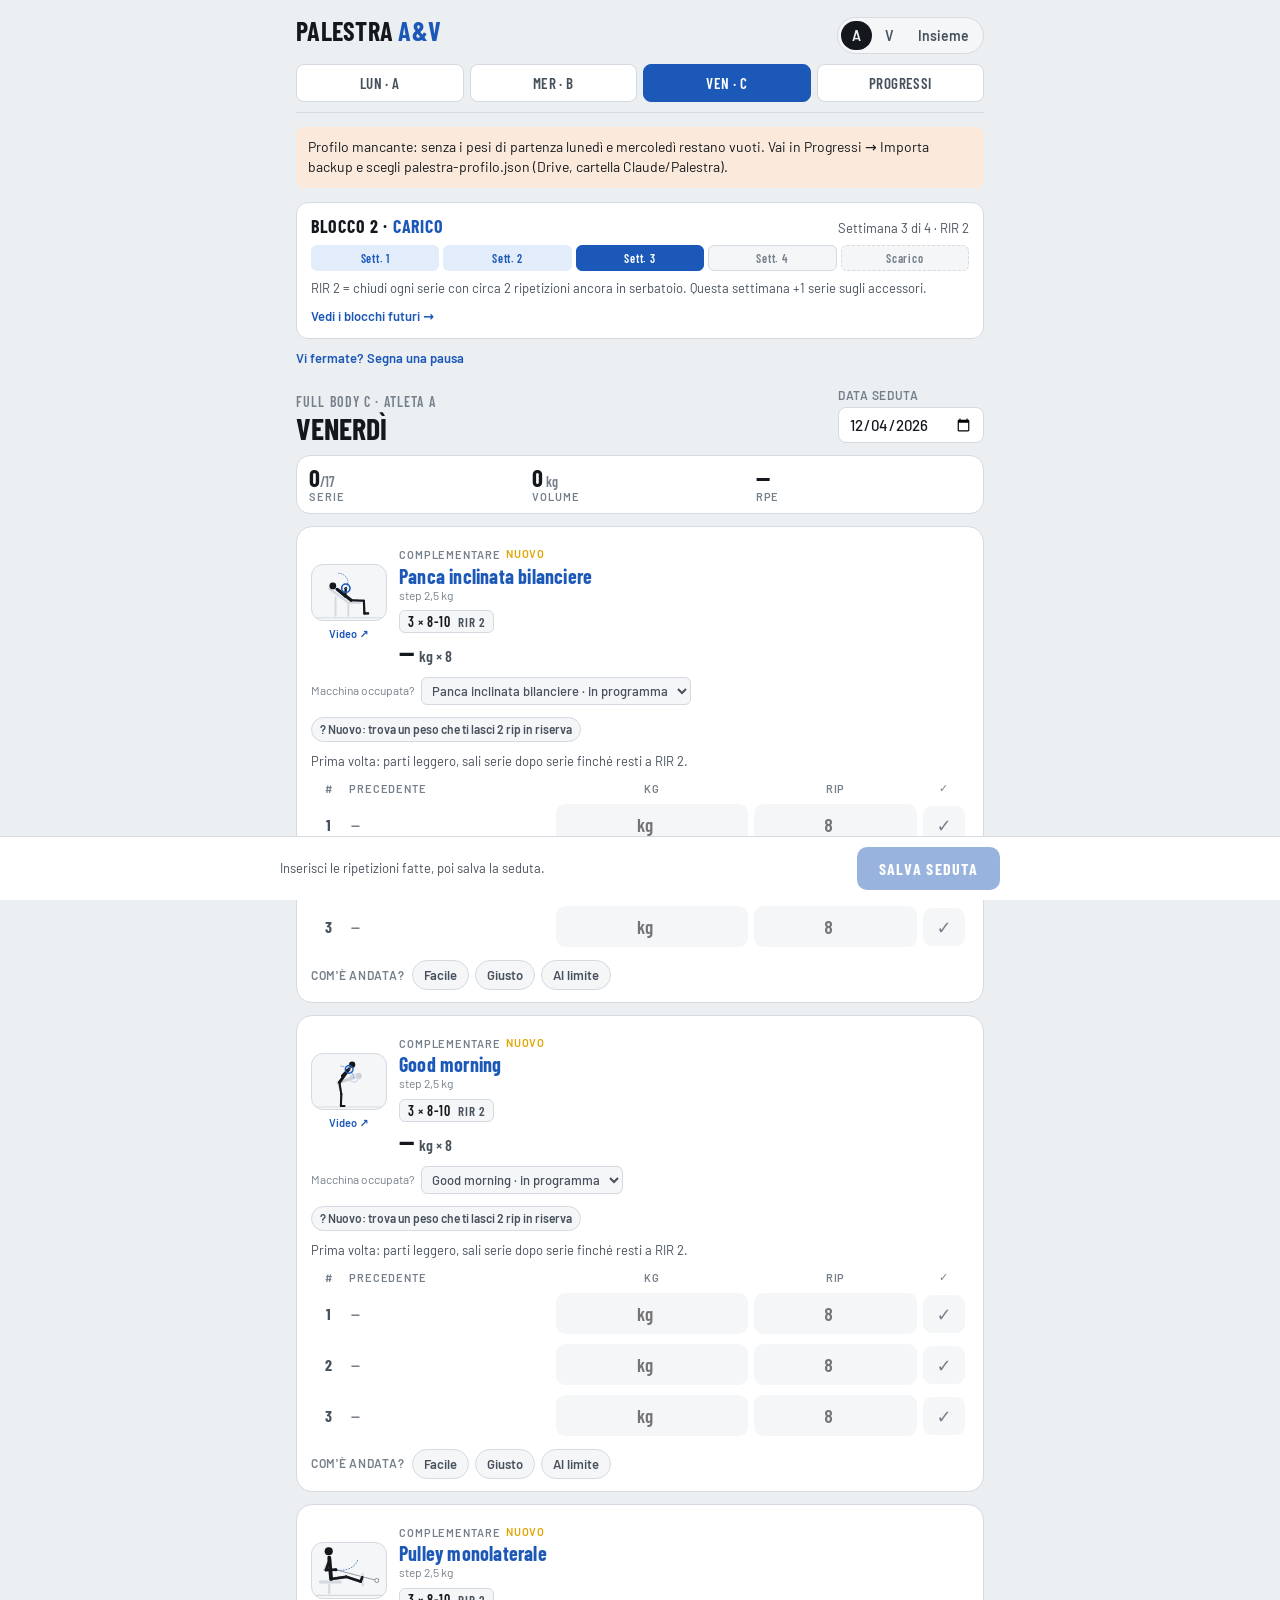
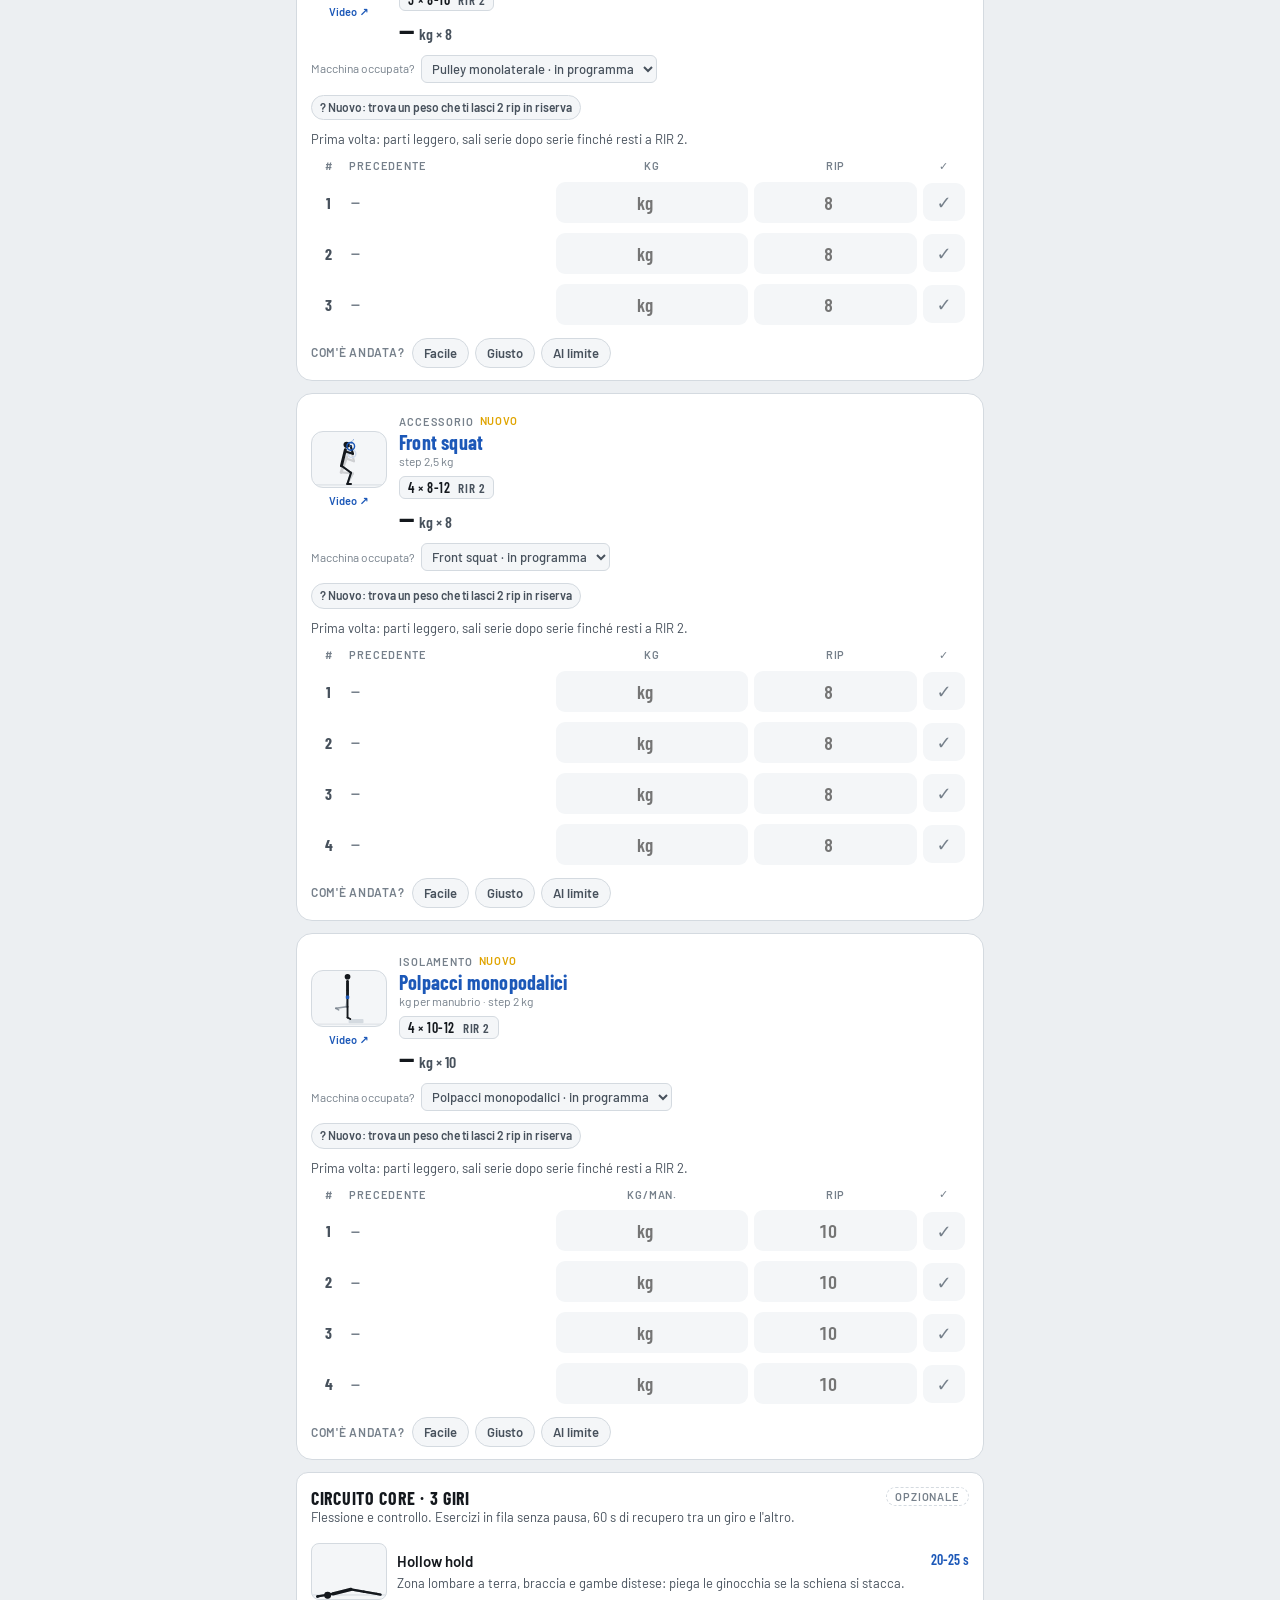
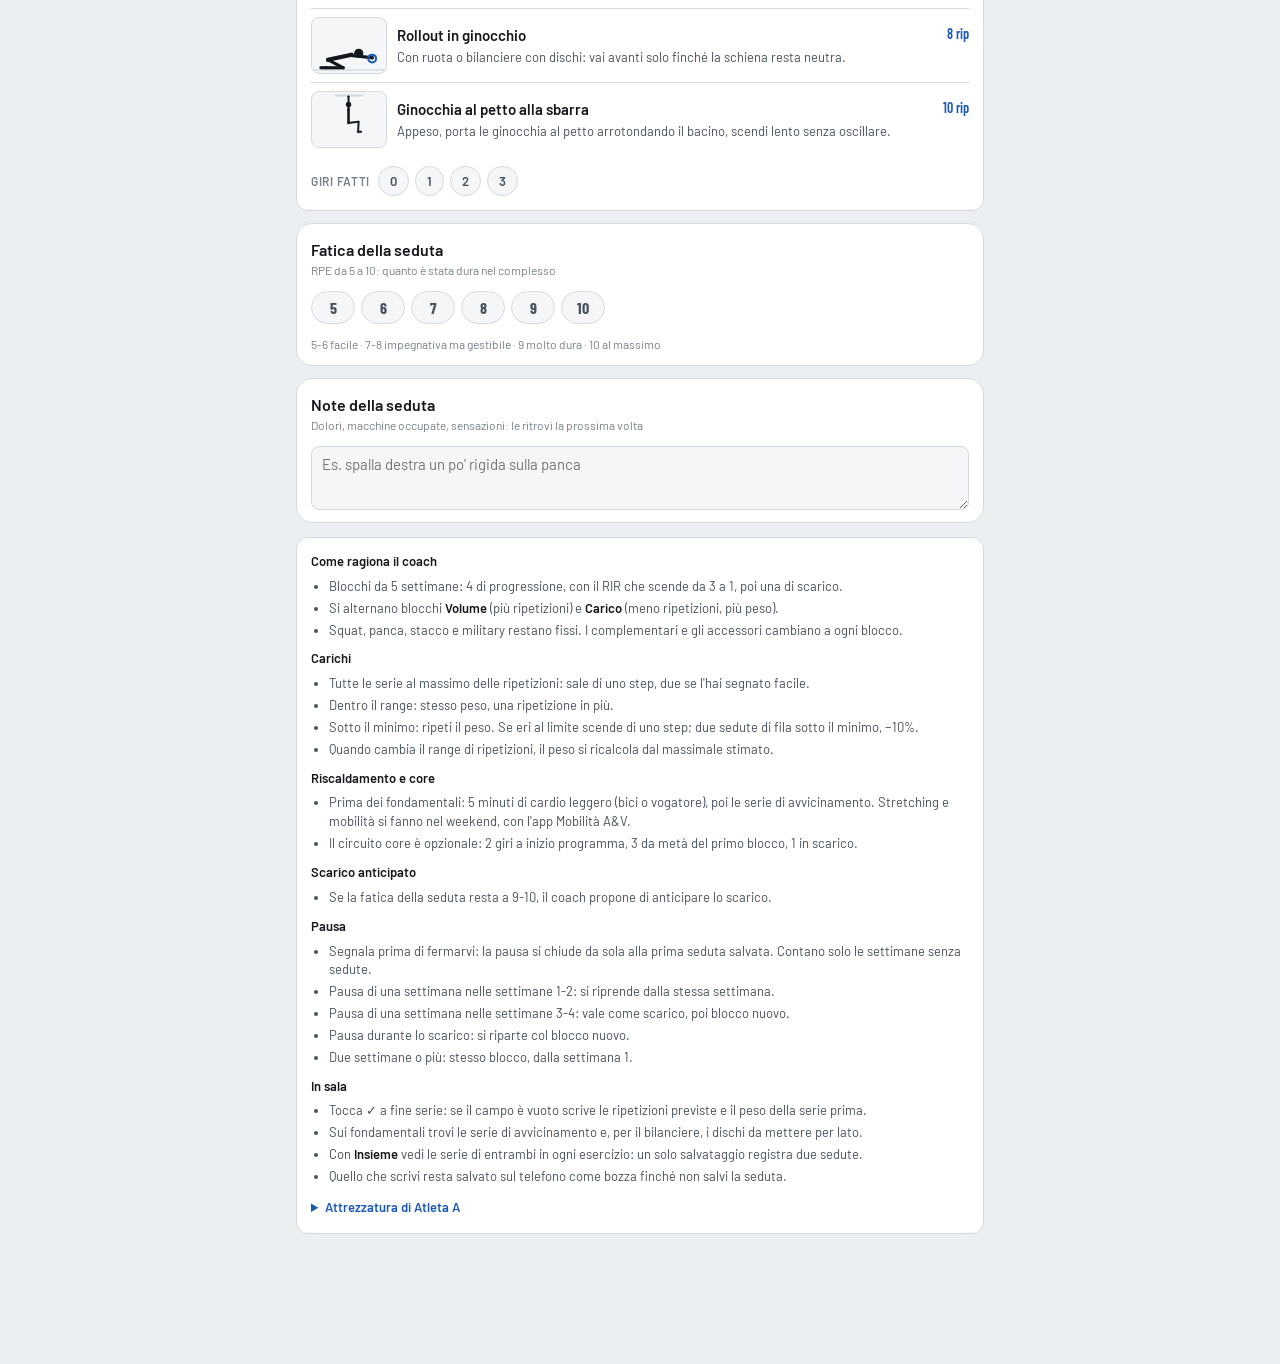
<file: index.html>
<!DOCTYPE html>
<html lang="it">
<head>
<meta charset="UTF-8" />
<meta name="viewport" content="width=device-width, initial-scale=1, viewport-fit=cover" />
<title>Palestra A&amp;V</title>
<meta name="description" content="Scheda, carichi e progressi in coppia, offline sul telefono." />
<meta name="theme-color" media="(prefers-color-scheme: light)" content="#eceff2" />
<meta name="theme-color" media="(prefers-color-scheme: dark)" content="#0f1216" />
<link rel="manifest" href="manifest.webmanifest" />
<link rel="icon" type="image/png" sizes="192x192" href="icons/icon-192.png" />
<link rel="apple-touch-icon" href="icons/icon-192.png" />
<link rel="preload" href="fonts/barlow-condensed-700.woff2" as="font" type="font/woff2" crossorigin />
<link rel="stylesheet" href="style.css" />
</head>
<body>
<div class="wrap">
  <header class="bar">
    <div class="brand">
      <h1>Palestra <span>A&amp;V</span></h1>
      <div class="seg" role="group" aria-label="Atleta">
        <button id="athA" data-ath="a" aria-pressed="true">A</button>
        <button id="athV" data-ath="v" aria-pressed="false">V</button>
        <button id="athAV" data-ath="both" aria-pressed="false" title="Le serie di entrambi in ogni esercizio">Insieme</button>
      </div>
    </div>
    <nav class="tabs" role="tablist">
      <button role="tab" data-view="lun" aria-selected="true">Lun · A</button>
      <button role="tab" data-view="mer" aria-selected="false">Mer · B</button>
      <button role="tab" data-view="ven" aria-selected="false">Ven · C</button>
      <button role="tab" data-view="prog" aria-selected="false">Progressi</button>
    </nav>
  </header>
  <div id="banner" class="banner" hidden></div>
  <main id="main"></main>
</div>
<div class="dock">
  <div class="savebar" id="savebar">
    <div class="in">
      <div class="msg" id="saveMsg">Inserisci le ripetizioni fatte, poi salva la seduta.</div>
      <button class="btn" id="saveBtn" disabled>Salva seduta</button>
    </div>
  </div>
</div>
<div class="update-bar" id="update-bar" hidden>
  <div class="inner"><span>Nuova versione pronta</span><button type="button" id="update-btn">Aggiorna</button></div>
</div>
<script src="store.js"></script>
<script src="app.js"></script>
<script>
if (navigator.storage && navigator.storage.persist) {
  navigator.storage.persisted().then(function (p) { if (!p) navigator.storage.persist(); }).catch(function () {});
}
if ("serviceWorker" in navigator) {
  window.addEventListener("load", function () {
    navigator.serviceWorker.register("sw.js").then(function (reg) {
      var bar = document.getElementById("update-bar");
      var show = function (w) { bar.hidden = false; document.getElementById("update-btn").onclick = function () { w.postMessage("skipWaiting"); }; };
      if (reg.waiting && navigator.serviceWorker.controller) show(reg.waiting);
      reg.addEventListener("updatefound", function () {
        var w = reg.installing; if (!w) return;
        w.addEventListener("statechange", function () { if (w.state === "installed" && navigator.serviceWorker.controller) show(w); });
      });
      document.addEventListener("visibilitychange", function () { if (document.visibilityState === "visible") reg.update().catch(function () {}); });
    }).catch(function () {});
    var reloaded = false;
    navigator.serviceWorker.addEventListener("controllerchange", function () { if (reloaded) return; reloaded = true; location.reload(); });
  });
}
</script>
</body>
</html>
</file>
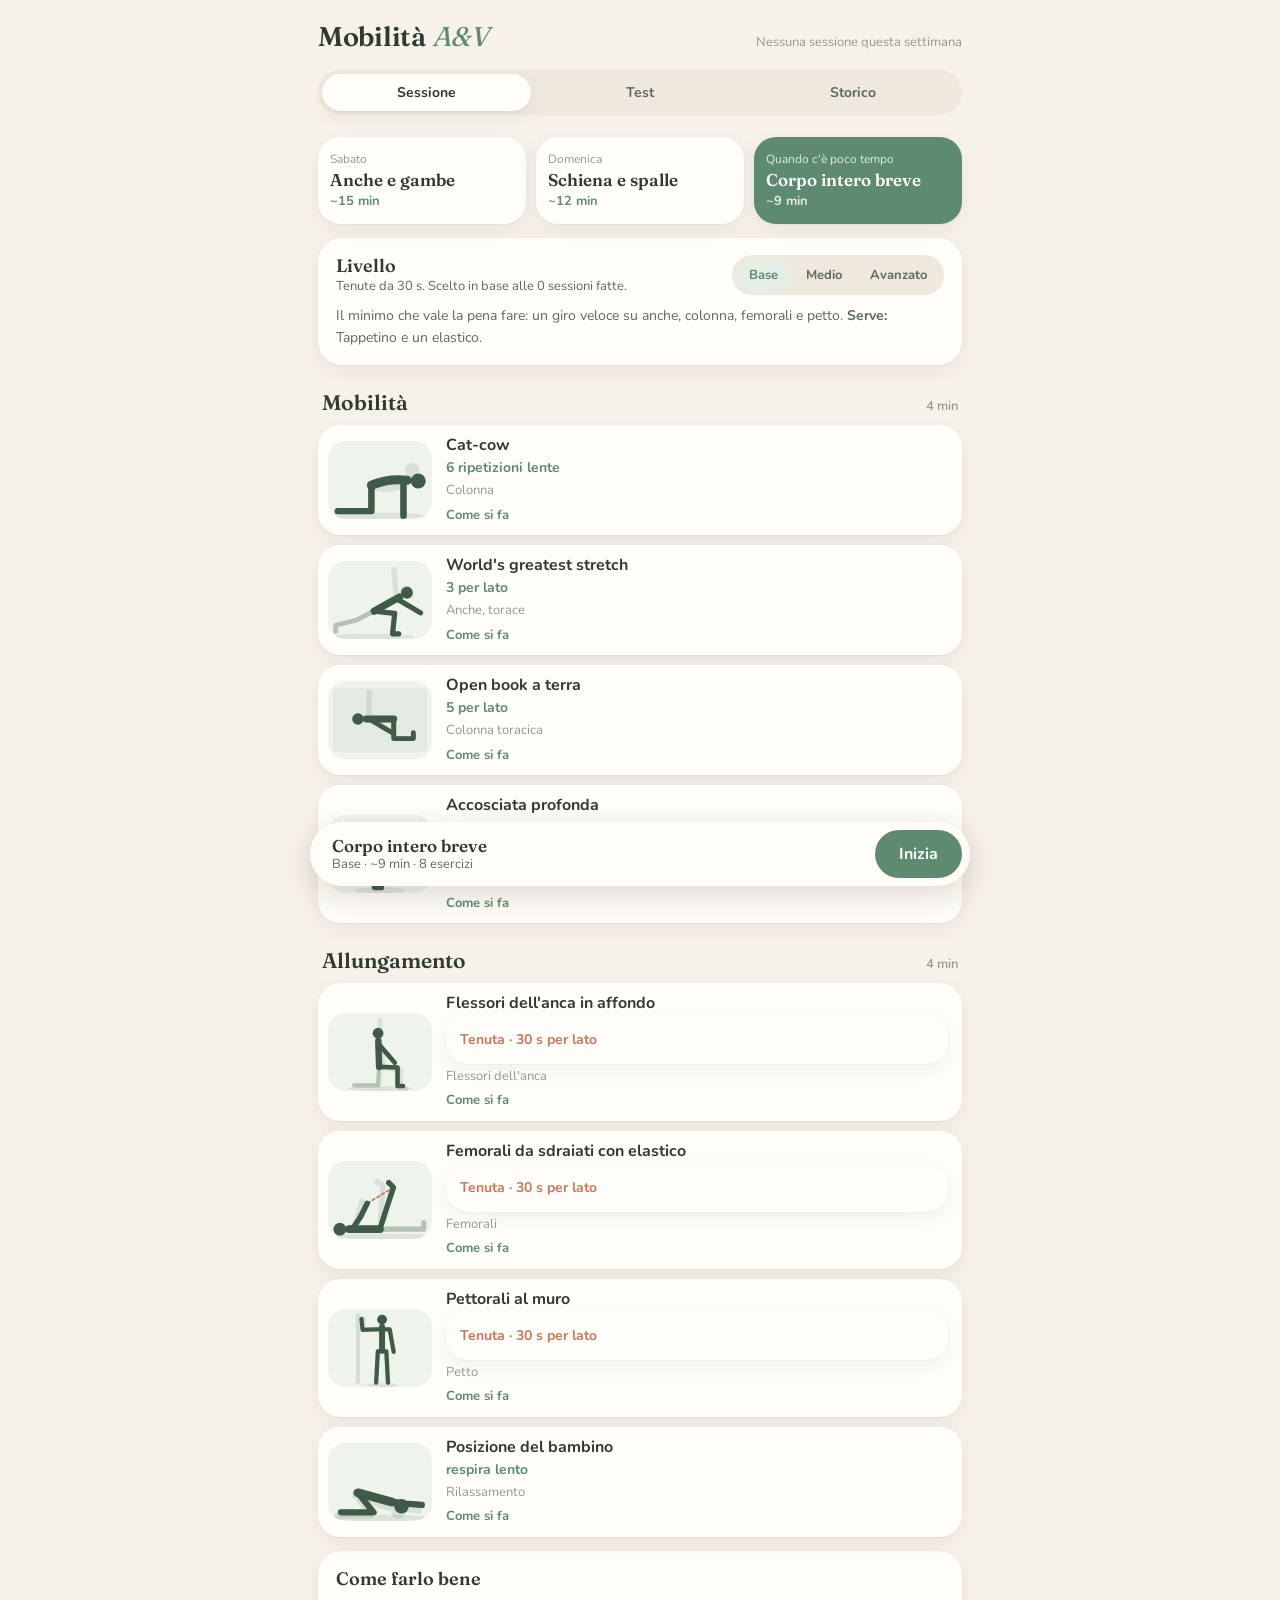
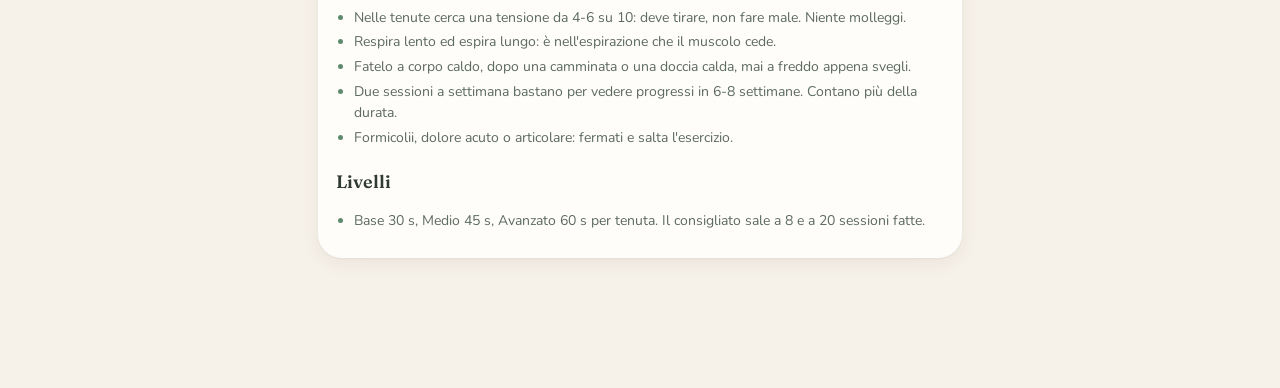
<file: mobilita/index.html>
<!DOCTYPE html>
<html lang="it">
<head>
<meta charset="UTF-8" />
<meta name="viewport" content="width=device-width, initial-scale=1, viewport-fit=cover" />
<title>Mobilità A&amp;V</title>
<meta name="description" content="Stretching, flessibilità e mobilità del weekend, guidati e offline." />
<meta name="theme-color" media="(prefers-color-scheme: light)" content="#f6f1e9" />
<meta name="theme-color" media="(prefers-color-scheme: dark)" content="#1b1e1b" />
<link rel="manifest" href="manifest.webmanifest" />
<link rel="icon" type="image/png" sizes="192x192" href="icons/icon-192.png" />
<link rel="apple-touch-icon" href="icons/icon-192.png" />
<link rel="preload" href="fonts/fraunces-latin-600-normal.woff2" as="font" type="font/woff2" crossorigin />
<link rel="preload" href="fonts/nunito-latin-400-normal.woff2" as="font" type="font/woff2" crossorigin />
<link rel="stylesheet" href="style.css" />
</head>
<body>
<div class="wrap">
  <header class="bar">
    <div class="brand">
      <h1>Mobilità <span>A&amp;V</span></h1>
      <span class="week" id="weekTag"></span>
    </div>
    <nav class="tabs" role="tablist">
      <button role="tab" data-view="sess" aria-selected="true">Sessione</button>
      <button role="tab" data-view="test" aria-selected="false">Test</button>
      <button role="tab" data-view="hist" aria-selected="false">Storico</button>
    </nav>
  </header>
  <div id="banner" class="banner" hidden></div>
  <main id="main"></main>
</div>

<div class="dock" id="dock">
  <div class="in">
    <div class="msg" id="dockMsg"></div>
    <button class="btn" id="startBtn">Inizia</button>
  </div>
</div>

<!-- Sessione guidata a tutto schermo -->
<div class="player" id="player" hidden role="dialog" aria-modal="true" aria-label="Sessione guidata">
  <div class="p-in">
    <div class="p-top"><span id="pStep"></span><span id="pBlock"></span></div>
    <div class="p-prog"><i id="pProg"></i></div>
    <div class="p-head"><span class="p-phase" id="pPhase"></span><span class="p-side" id="pSide"></span></div>
    <div class="p-name" id="pName"></div>
    <div class="p-stage">
      <svg class="p-ring" viewBox="0 0 200 200" aria-hidden="true">
        <circle class="glow" id="pGlow" cx="100" cy="100" r="86"/>
        <circle class="trk" cx="100" cy="100" r="94"/>
        <circle class="arc" id="pArc" cx="100" cy="100" r="94" transform="rotate(-90 100 100)" stroke-dasharray="590.6" stroke-dashoffset="590.6"/>
      </svg>
      <div class="p-fig" id="pFig"></div>
      <div class="p-sec num" id="pSec" aria-live="off"></div>
    </div>
    <div class="p-cue" id="pCue"></div>
    <div class="p-next" id="pNext"></div>
    <div class="p-ctl">
      <button id="pBack" aria-label="Esercizio precedente">‹</button>
      <button class="pri" id="pPause">Pausa</button>
      <button id="pSkip" aria-label="Esercizio successivo">›</button>
    </div>
    <button class="p-close" id="pClose">Chiudi</button>
  </div>
</div>

<!-- Fine sessione -->
<div class="sheet" id="finish" hidden role="dialog" aria-modal="true" aria-labelledby="fTitle">
  <div class="s-in">
    <h2 id="fTitle">Sessione finita</h2>
    <p class="s-sub" id="fSub"></p>
    <div class="s-q">Chi l'ha fatta</div>
    <div class="choice" id="fWho"></div>
    <div class="s-q">Come vi sentite adesso</div>
    <div class="choice" id="fFeel">
      <button data-feel="1">Ancora rigidi</button><button data-feel="2" aria-pressed="true">Normale</button><button data-feel="3">Sciolti</button>
    </div>
    <label class="s-q" for="fNote">Note</label>
    <textarea id="fNote" placeholder="Es. femorale sinistro più rigido del destro"></textarea>
    <div class="s-act"><button class="ghost" id="fCancel">Non salvare</button><button class="btn" id="fSave">Salva sessione</button></div>
  </div>
</div>

<div class="update-bar" id="update-bar" hidden>
  <div class="inner"><span>Nuova versione pronta</span><button type="button" id="update-btn">Aggiorna</button></div>
</div>
<script src="fig.js"></script>
<script src="app.js"></script>
<script>
if (navigator.storage && navigator.storage.persist) {
  navigator.storage.persisted().then(function (p) { if (!p) navigator.storage.persist(); }).catch(function () {});
}
if ("serviceWorker" in navigator) {
  window.addEventListener("load", function () {
    navigator.serviceWorker.register("sw.js").then(function (reg) {
      var bar = document.getElementById("update-bar");
      var show = function (w) { bar.hidden = false; document.getElementById("update-btn").onclick = function () { w.postMessage("skipWaiting"); }; };
      if (reg.waiting && navigator.serviceWorker.controller) show(reg.waiting);
      reg.addEventListener("updatefound", function () {
        var w = reg.installing; if (!w) return;
        w.addEventListener("statechange", function () { if (w.state === "installed" && navigator.serviceWorker.controller) show(w); });
      });
      document.addEventListener("visibilitychange", function () { if (document.visibilityState === "visible") reg.update().catch(function () {}); });
    }).catch(function () {});
    var reloaded = false;
    navigator.serviceWorker.addEventListener("controllerchange", function () { if (reloaded) return; reloaded = true; location.reload(); });
  });
}
</script>
</body>
</html>
</file>
<file: style.css>
/* Palestra Ale & Vero — stile */
@font-face{font-family:"Barlow";src:url("fonts/barlow-400.woff2") format("woff2");font-weight:400;font-display:swap}
@font-face{font-family:"Barlow";src:url("fonts/barlow-500.woff2") format("woff2");font-weight:500;font-display:swap}
@font-face{font-family:"Barlow";src:url("fonts/barlow-600.woff2") format("woff2");font-weight:600 700;font-display:swap}
@font-face{font-family:"Barlow Condensed";src:url("fonts/barlow-condensed-500.woff2") format("woff2");font-weight:500;font-display:swap}
@font-face{font-family:"Barlow Condensed";src:url("fonts/barlow-condensed-600.woff2") format("woff2");font-weight:600;font-display:swap}
@font-face{font-family:"Barlow Condensed";src:url("fonts/barlow-condensed-700.woff2") format("woff2");font-weight:700;font-display:swap}
:root{box-sizing:border-box;padding-top:env(safe-area-inset-top,0px);padding-bottom:env(safe-area-inset-bottom,0px)}
html{scroll-padding-top:env(safe-area-inset-top,0px)}
body{margin:0;padding:0}
img{max-width:100%}
[hidden]{display:none!important}
/* Layout: barra fissa (atleta + giorno), striscia della fase, una colonna di schede esercizio, barra di salvataggio in basso */
:root{
  --bg:#eceff2; --surface:#ffffff; --sunken:#f4f6f8; --ink:#14181d; --ink2:#47515c; --muted:#76808b; --line:#d4dae0;
  --accent:#1c58b8; --accent-soft:#e3ecfa; --accent-ink:#ffffff; --plate:#e0a400; --plate-soft:#fdf3d4;
  --good:#1d7a48; --good-soft:#e1f3e9; --warn:#a85600; --warn-soft:#fbeadb; --bad:#b3261e; --bad-soft:#fbe4e2;
  --f-display:"Barlow Condensed","Arial Narrow",system-ui,sans-serif;
  --f-body:"Barlow",system-ui,-apple-system,"Segoe UI",sans-serif;
}
@media (prefers-color-scheme: dark){:root:not([data-theme="light"]){
  --bg:#0f1216; --surface:#181c22; --sunken:#12161b; --ink:#e7ebef; --ink2:#a9b2bc; --muted:#7b8591; --line:#2a3139;
  --accent:#5a92eb; --accent-soft:#1a2a44; --accent-ink:#0b1220; --plate:#f2c33c; --plate-soft:#3a3115;
  --good:#4cc289; --good-soft:#163527; --warn:#f0a050; --warn-soft:#3b2814; --bad:#f2847c; --bad-soft:#3d1c1a; color-scheme:dark}}
:root[data-theme="dark"]{
  --bg:#0f1216; --surface:#181c22; --sunken:#12161b; --ink:#e7ebef; --ink2:#a9b2bc; --muted:#7b8591; --line:#2a3139;
  --accent:#5a92eb; --accent-soft:#1a2a44; --accent-ink:#0b1220; --plate:#f2c33c; --plate-soft:#3a3115;
  --good:#4cc289; --good-soft:#163527; --warn:#f0a050; --warn-soft:#3b2814; --bad:#f2847c; --bad-soft:#3d1c1a; color-scheme:dark}
*{box-sizing:border-box}
body{background:var(--bg);color:var(--ink);font-family:var(--f-body);font-size:15px;line-height:1.45}
.wrap{max-width:720px;margin:0 auto;padding-left:max(16px,env(safe-area-inset-left,0px));padding-right:max(16px,env(safe-area-inset-right,0px));padding-block:0 130px}
.num{font-family:var(--f-display);font-variant-numeric:tabular-nums}

header.bar{position:sticky;top:env(safe-area-inset-top,0px);z-index:5;background:var(--bg);padding-block:12px 10px;border-bottom:1px solid var(--line);display:grid;gap:10px}
.brand{display:flex;align-items:baseline;justify-content:space-between;gap:12px}
h1{font-family:var(--f-display);font-weight:700;font-size:26px;letter-spacing:.01em;margin:0;text-transform:uppercase}
h1 span{color:var(--accent)}
.seg{display:inline-flex;background:var(--sunken);border:1px solid var(--line);border-radius:999px;padding:3px;gap:2px}
.seg button{border:0;background:transparent;color:var(--ink2);font:600 14px var(--f-body);padding:6px 14px;border-radius:999px;cursor:pointer}
.seg button[aria-pressed="true"]{background:var(--ink);color:var(--bg)}
.tabs{display:flex;gap:6px;overflow-x:auto}
.tabs button{flex:1;min-width:0;white-space:nowrap;border:1px solid var(--line);background:var(--surface);color:var(--ink2);font:600 15px var(--f-display);letter-spacing:.03em;text-transform:uppercase;padding:9px 6px;border-radius:8px;cursor:pointer}
.tabs button[aria-selected="true"]{background:var(--accent);border-color:var(--accent);color:var(--accent-ink)}
button:focus-visible,input:focus-visible,select:focus-visible{outline:2px solid var(--accent);outline-offset:2px}

.banner{margin-top:14px;padding:10px 12px;border-radius:8px;background:var(--warn-soft);color:var(--ink);font-size:14px}
.coach{margin-top:14px;padding:12px;border-radius:10px;background:var(--bad-soft);border:1px solid var(--bad);display:grid;gap:8px;font-size:14px}
.coach b{font-family:var(--f-display);font-size:16px;letter-spacing:.04em;text-transform:uppercase;color:var(--bad)}
.coach button{justify-self:start;border:1px solid var(--bad);background:var(--surface);color:var(--bad);font:700 14px var(--f-display);letter-spacing:.06em;text-transform:uppercase;padding:8px 14px;border-radius:8px;cursor:pointer}

.phase{margin-top:14px;background:var(--surface);border:1px solid var(--line);border-radius:12px;padding:12px 14px;display:grid;gap:8px}
.phase-top{display:flex;flex-wrap:wrap;justify-content:space-between;align-items:baseline;gap:4px 12px}
.phase-top .t{font:700 18px var(--f-display);letter-spacing:.04em;text-transform:uppercase}
.phase-top .t em{font-style:normal;color:var(--accent)}
.phase-top .s{font-size:13px;color:var(--ink2)}
.weeks{display:grid;grid-template-columns:repeat(5,1fr);gap:4px}
.wk{font:600 12px var(--f-display);letter-spacing:.06em;text-align:center;padding:5px 0;border-radius:6px;background:var(--sunken);color:var(--muted);border:1px solid var(--line)}
.wk.done{background:var(--accent-soft);color:var(--accent);border-color:transparent}
.wk.now{background:var(--accent);color:var(--accent-ink);border-color:var(--accent)}
.wk.dl{border-style:dashed}
.phase .hint{font-size:13px;color:var(--ink2)}

.dayhead{display:flex;flex-wrap:wrap;align-items:flex-end;justify-content:space-between;gap:10px;margin-block:18px 12px}
.dayhead h2{font-family:var(--f-display);font-weight:700;font-size:30px;margin:0;line-height:1;text-transform:uppercase}
.dayhead h2 small{display:block;font-size:14px;color:var(--muted);letter-spacing:.08em;font-weight:600;margin-bottom:4px}
.field{display:grid;gap:3px;font-size:12px;color:var(--muted);text-transform:uppercase;letter-spacing:.06em;font-weight:600}
.field input,.field select{font:500 15px var(--f-body);color:var(--ink);background:var(--surface);border:1px solid var(--line);border-radius:8px;padding:7px 10px;max-width:100%}

.list{display:grid;gap:12px}
.ex{background:var(--surface);border:1px solid var(--line);border-radius:12px;padding:14px;display:grid;gap:10px}
.ex-top{display:flex;justify-content:space-between;align-items:flex-start;gap:10px}
.ex-head{display:grid;grid-template-columns:116px minmax(0,1fr);gap:12px;align-items:start}
.fig-tile{display:grid;gap:5px;justify-items:center}
.fig-tile svg.fig{width:116px;height:87px;background:var(--sunken);border:1px solid var(--line);border-radius:10px}
.vid{font-size:12px;font-weight:600;color:var(--accent);text-decoration:none}
.vid:hover{text-decoration:underline}
.ex-info{display:grid;gap:7px;min-width:0;justify-items:start}
.ex-name .nm{display:block;font-weight:600;font-size:17px;line-height:1.2;text-wrap:balance}
.ex .chip{justify-self:start}
svg.fig line{fill:none}
.fg-body{stroke:var(--ink);stroke-width:5;stroke-linecap:round}
.fg-limb{stroke:var(--ink);stroke-width:3.4;stroke-linecap:round}
.fg-far{stroke:var(--muted);stroke-width:3.2;stroke-linecap:round;opacity:.75}
.fg-head{fill:var(--ink)}
.fg-plate{fill:none;stroke:var(--accent);stroke-width:2.4}
.fg-hub,.fg-db{fill:var(--accent)}
.fg-cable{stroke:var(--muted);stroke-width:1}
.fg-pulley{fill:var(--surface);stroke:var(--muted);stroke-width:1.2}
.fg-band{stroke:var(--plate);stroke-width:1.8;stroke-dasharray:3 2}
.fg-furn{fill:var(--line)}
.fg-furn-l{stroke:var(--line);stroke-width:4;fill:none;stroke-linecap:round}
.fg-ground{stroke:var(--line);stroke-width:1.5}
.fg-ghost{opacity:.17}
svg.fig path.fg-body{fill:none}
.fg-hand{fill:var(--ink)}
.fg-hand-far{fill:var(--muted);opacity:.75}
.fg-path{fill:none;stroke:var(--accent);stroke-width:1.3;stroke-dasharray:1.2 2.6;stroke-linecap:round;opacity:.75}
.fg-wall{fill:var(--line)}
.fg-mat{fill:var(--accent-soft);stroke:var(--line);stroke-width:1}
.drills.core-list li{grid-template-columns:76px minmax(0,1fr);align-items:center;gap:10px}
.core-fig svg.fig{display:block;width:76px;height:57px;background:var(--sunken);border:1px solid var(--line);border-radius:8px}
.core-txt{display:grid;grid-template-columns:minmax(0,1fr) auto;gap:2px 10px;min-width:0}
.ex-name{font-weight:600;font-size:16px;min-width:0}
.ex-name .sub{display:block;font-weight:400;font-size:12px;color:var(--muted)}
.role{display:inline-block;font:600 11px var(--f-body);letter-spacing:.08em;text-transform:uppercase;color:var(--muted);margin-bottom:2px}
.role.main{color:var(--accent)}
.new{display:inline-block;margin-left:6px;font:600 11px var(--f-body);letter-spacing:.06em;text-transform:uppercase;color:var(--plate);vertical-align:1px}
.scheme{display:inline-flex;align-items:baseline;gap:8px;font:600 15px var(--f-display);letter-spacing:.04em;padding:3px 9px;border-radius:6px;background:var(--sunken);border:1px solid var(--line)}
.scheme small{font-size:13px;color:var(--ink2)}
.sugg{display:flex;flex-wrap:wrap;align-items:center;gap:6px 10px}
.sugg .load{font:700 30px/1 var(--f-display)}
.sugg .load small{font-size:16px;color:var(--ink2);font-weight:600}
.chip{font-size:12px;font-weight:600;padding:3px 8px;border-radius:999px;display:inline-flex;gap:4px;align-items:center}
.chip.up{background:var(--good-soft);color:var(--good)}
.chip.hold{background:var(--accent-soft);color:var(--accent)}
.chip.down,.chip.deload{background:var(--warn-soft);color:var(--warn)}
.chip.start,.chip.find{background:var(--sunken);color:var(--ink2);border:1px solid var(--line)}
.last{font-size:13px;color:var(--ink2)}
.sets{display:grid;gap:6px}
.setrow{display:grid;grid-template-columns:34px minmax(0,1fr) minmax(0,1fr) 44px;gap:8px;align-items:center}
.setrow .ok{height:40px;border:1px solid var(--line);background:var(--surface);color:var(--muted);border-radius:8px;font:700 18px var(--f-display);cursor:pointer}
.setrow .ok[aria-pressed="true"]{background:var(--good);border-color:var(--good);color:var(--surface)}
.setrow .lbl{font:600 14px var(--f-display);color:var(--muted);letter-spacing:.05em}
.setrow label{position:relative;display:block}
.setrow input{width:100%;font:600 18px var(--f-display);font-variant-numeric:tabular-nums;color:var(--ink);background:var(--sunken);border:1px solid var(--line);border-radius:8px;padding:8px 40px 8px 10px}
.setrow label span{position:absolute;right:10px;top:50%;transform:translateY(-50%);font-size:12px;color:var(--muted);pointer-events:none}
.setrow input.hit{border-color:var(--good);background:var(--good-soft)}
.setrow input.miss{border-color:var(--warn);background:var(--warn-soft)}
.fb{display:flex;flex-wrap:wrap;align-items:center;gap:6px}
.fb .q{font-size:12px;color:var(--muted);font-weight:600;text-transform:uppercase;letter-spacing:.06em;margin-right:2px}
.fb button,.rpe button{border:1px solid var(--line);background:var(--sunken);color:var(--ink2);font:600 13px var(--f-body);padding:6px 11px;border-radius:999px;cursor:pointer}
.fb button[aria-pressed="true"][data-v="facile"]{background:var(--good-soft);border-color:var(--good);color:var(--good)}
.fb button[aria-pressed="true"][data-v="giusto"]{background:var(--accent-soft);border-color:var(--accent);color:var(--accent)}
.fb button[aria-pressed="true"][data-v="limite"]{background:var(--warn-soft);border-color:var(--warn);color:var(--warn)}
.strip{border-left:3px solid var(--plate);background:var(--plate-soft);border-radius:0 8px 8px 0;padding:8px 10px;font-size:13px}
.strip b{font-family:var(--f-display);letter-spacing:.05em;text-transform:uppercase;font-size:14px}
.rpe{display:flex;flex-wrap:wrap;gap:6px}
.rpe button{min-width:44px;font:700 16px var(--f-display)}
.rpe button[aria-pressed="true"]{background:var(--ink);color:var(--bg);border-color:var(--ink)}
.rpe-legend{font-size:12px;color:var(--muted)}

.dock{position:fixed;left:0;right:0;bottom:0;z-index:6;display:grid}
.savebar{background:var(--surface);border-top:1px solid var(--line);padding:10px max(16px,env(safe-area-inset-right,0px)) calc(10px + env(safe-area-inset-bottom,0px)) max(16px,env(safe-area-inset-left,0px))}
.savebar .in{max-width:720px;margin:0 auto;display:flex;align-items:center;gap:12px}
.savebar .msg{flex:1;min-width:0;font-size:13px;color:var(--ink2)}
.btn{border:0;background:var(--accent);color:var(--accent-ink);font:700 16px var(--f-display);letter-spacing:.08em;text-transform:uppercase;padding:12px 22px;border-radius:10px;cursor:pointer}
.btn:disabled{opacity:.45;cursor:not-allowed}

.prog{display:grid;gap:14px;margin-top:18px}
.panel{background:var(--surface);border:1px solid var(--line);border-radius:12px;padding:14px}
.stats{display:grid;grid-template-columns:repeat(3,minmax(0,1fr));gap:8px}
.stat{display:grid;gap:2px;min-width:0}
.stat .k{font-size:11px;text-transform:uppercase;letter-spacing:.08em;color:var(--muted);font-weight:600}
.stat .v{font:700 26px/1.1 var(--f-display);font-variant-numeric:tabular-nums}
.stat .d{font-size:12px;color:var(--ink2)}
.legend{display:flex;gap:14px;font-size:13px;color:var(--ink2);margin-bottom:6px;flex-wrap:wrap}
.legend i{display:inline-block;width:14px;height:3px;border-radius:2px;vertical-align:middle;margin-right:6px}
.chartbox{position:relative}
.chartbox svg{display:block;width:100%;height:auto}
.tip{position:absolute;pointer-events:none;background:var(--ink);color:var(--bg);font-size:12px;padding:6px 8px;border-radius:6px;white-space:nowrap;transform:translate(-50%,-110%)}
.empty{padding:28px 12px;text-align:center;color:var(--muted);font-size:14px}
.tbl{overflow-x:auto}
table{border-collapse:collapse;width:100%;font-size:13px}
th,td{text-align:left;padding:7px 8px;border-bottom:1px solid var(--line);white-space:nowrap}
th{font-size:11px;text-transform:uppercase;letter-spacing:.08em;color:var(--muted);font-weight:600}
td.n{font-family:var(--f-display);font-size:15px;font-variant-numeric:tabular-nums}
.rule{font-size:13px;color:var(--ink2)}
.rule b{color:var(--ink)}
.rule ul{margin:6px 0 10px;padding-left:18px;display:grid;gap:3px}
.more summary{cursor:pointer;font-size:13px;font-weight:600;color:var(--accent);padding-block:2px}
.more[open] summary{margin-bottom:6px}
.block{background:var(--surface);border:1px solid var(--line);border-radius:12px;padding:14px;display:grid;gap:10px}
.block-top{display:flex;justify-content:space-between;align-items:flex-start;gap:10px;flex-wrap:wrap}
.block-top .ttl{font:700 18px var(--f-display);letter-spacing:.04em;text-transform:uppercase}
.block-top .ttl small{display:block;font:400 13px var(--f-body);letter-spacing:0;text-transform:none;color:var(--ink2)}
.ghost{border:1px solid var(--accent);background:transparent;color:var(--accent);font:700 14px var(--f-display);letter-spacing:.06em;text-transform:uppercase;padding:8px 14px;border-radius:8px;cursor:pointer}
.drills{list-style:none;margin:0;padding:0;display:grid;gap:0}
.drills li{display:grid;grid-template-columns:1fr auto;gap:2px 10px;padding:8px 0;border-top:1px solid var(--line)}
.drills li:first-child{border-top:0}
.drills .dn{font-weight:600;min-width:0}
.drills .dd{font:600 14px var(--f-display);color:var(--accent);text-align:right;white-space:nowrap}
.drills .dc{grid-column:1/-1;font-size:13px;color:var(--ink2)}
.donerow{display:flex;flex-wrap:wrap;align-items:center;gap:6px}
.donerow .q{font-size:12px;color:var(--muted);font-weight:600;text-transform:uppercase;letter-spacing:.06em;margin-right:2px}
.donerow button{border:1px solid var(--line);background:var(--sunken);color:var(--ink2);font:600 13px var(--f-body);padding:6px 11px;border-radius:999px;cursor:pointer}
.donerow button[aria-pressed="true"]{background:var(--good-soft);border-color:var(--good);color:var(--good)}
.optional{font:600 11px var(--f-body);letter-spacing:.08em;text-transform:uppercase;color:var(--muted);border:1px dashed var(--line);border-radius:999px;padding:2px 8px}
@media (max-width:420px){.tabs button{font-size:13px;letter-spacing:.02em}}

/* ===== aggiunte: recupero, dischi, avvicinamento, record, settimana, volume ===== */
.meta{display:flex;flex-wrap:wrap;gap:6px}
.pill{font:600 12px var(--f-body);color:var(--ink2);background:var(--sunken);border:1px solid var(--line);border-radius:999px;padding:3px 9px;white-space:nowrap}
.plates{display:flex;flex-wrap:wrap;align-items:center;gap:4px;font-size:12px;color:var(--ink2)}
.plates .pl{font:700 13px var(--f-display);font-variant-numeric:tabular-nums;color:var(--ink);background:var(--plate-soft);border:1px solid color-mix(in srgb,var(--plate) 55%,transparent);border-radius:5px;padding:1px 6px}
.warmsets{display:flex;flex-wrap:wrap;gap:6px;align-items:center;font-size:12px;color:var(--muted)}
.warmsets .ws{font:600 14px var(--f-display);font-variant-numeric:tabular-nums;color:var(--ink2);border:1px dashed var(--line);border-radius:6px;padding:2px 8px}
.pr{font-size:12px;font-weight:700;padding:3px 9px;border-radius:999px;background:var(--plate-soft);color:var(--ink);border:1px solid var(--plate);justify-self:start}
.swap{display:flex;align-items:center;gap:6px;font-size:12px;color:var(--muted)}
.swap select{font:500 13px var(--f-body);color:var(--ink2);background:var(--sunken);border:1px solid var(--line);border-radius:6px;padding:4px 6px;max-width:100%;min-width:0}
.tabs button .dot{display:inline-block;width:7px;height:7px;border-radius:50%;background:var(--good);margin-left:5px;vertical-align:2px}
.tabs button[aria-selected="true"] .dot{background:var(--accent-ink)}
.badge{font:600 12px var(--f-body);color:var(--good);background:var(--good-soft);border-radius:999px;padding:3px 9px}
textarea.note{width:100%;min-height:64px;resize:vertical;font:400 15px var(--f-body);color:var(--ink);background:var(--sunken);border:1px solid var(--line);border-radius:8px;padding:8px 10px}
.gear{display:grid;grid-template-columns:repeat(2,minmax(0,1fr));gap:10px}
.gear .field input{width:100%}
.vol{display:grid;gap:8px}
.vrow{display:grid;grid-template-columns:118px minmax(0,1fr) 54px;gap:8px;align-items:center;font-size:13px}
.vrow .vn{color:var(--ink2);min-width:0;overflow:hidden;text-overflow:ellipsis;white-space:nowrap}
.vrow .vt{position:relative;height:14px}
.vrow .vb{position:absolute;left:0;top:2px;height:10px;border-radius:0 4px 4px 0;background:var(--accent)}
.vrow .vp{position:absolute;top:0;width:2px;height:14px;background:var(--ink2);border-radius:1px}
.vrow .vv{font:600 14px var(--f-display);font-variant-numeric:tabular-nums;text-align:right}
.cal{display:grid;grid-template-columns:repeat(8,minmax(0,1fr));gap:4px}
.cal .cw{display:grid;gap:3px}
.cal .cc{height:14px;border-radius:3px;background:var(--sunken);border:1px solid var(--line)}
.cal .cc.on{background:var(--accent);border-color:var(--accent)}
.cal .cl{font:600 10px var(--f-body);color:var(--muted);text-align:center;letter-spacing:.04em}
.row-actions{display:flex;flex-wrap:wrap;gap:8px;align-items:center}
.small{font-size:12px;color:var(--muted)}
td .rec{font:700 11px var(--f-body);color:var(--warn);margin-left:4px;letter-spacing:.04em}
@media (max-width:420px){.vrow{grid-template-columns:92px minmax(0,1fr) 48px}}
@media (prefers-reduced-motion:reduce){*{transition:none!important}}

html{background:var(--bg)}
label.ghost{display:inline-block}
.row-actions .btn{padding:10px 16px;font-size:15px}
/* avviso nuova versione */
.update-bar{position:fixed;left:0;right:0;bottom:0;z-index:20;display:flex;justify-content:center;padding:12px 16px calc(12px + env(safe-area-inset-bottom,0px));pointer-events:none}
.update-bar .inner{pointer-events:auto;display:flex;align-items:center;gap:12px;background:var(--ink);color:var(--bg);border-radius:10px;padding:10px 10px 10px 14px;font:600 14px var(--f-body);box-shadow:0 8px 24px rgba(0,0,0,.25)}
.update-bar button{border:0;border-radius:8px;background:var(--accent);color:var(--accent-ink);font:700 15px var(--f-display);letter-spacing:.06em;text-transform:uppercase;padding:8px 12px;cursor:pointer}

/* modalità coppia: una corsia per persona dentro ogni esercizio */
.lane{display:grid;gap:10px;min-width:0}
.lane-a,.lane-v{border-top:1px solid var(--line);padding-top:10px;border-left:3px solid var(--accent);padding-left:10px;margin-left:-14px;padding-right:0}
.lane-v{border-left-color:var(--plate)}
.lane-top{display:flex;align-items:baseline;gap:10px;flex-wrap:wrap}
.lane-top .load{font:700 26px/1 var(--f-display)}
.lane-top .load small{font-size:15px;color:var(--ink2);font-weight:600}
.lane-who{display:inline-block;font:700 15px var(--f-display);letter-spacing:.06em;text-transform:uppercase;color:var(--accent);min-width:42px}
.lane-v .lane-who{color:var(--warn)}
.rpe{align-items:center}
.rpe .lane-who{margin-right:4px}
textarea.note + .lane-who{margin-top:10px}
.seg button{padding:6px 11px}
@media (max-width:380px){.seg button{padding:6px 8px;font-size:13px}}

/* ===== stile da tracker (schema Hevy/Strong) ===== */
:root{--done:#e6f4ec;--done-ink:#1d7a48}
@media (prefers-color-scheme: dark){:root:not([data-theme="light"]){--bg:#0b0d10;--surface:#15181c;--sunken:#1d2126;--line:#262b31;--done:#173325;--done-ink:#5fd39a}}
:root[data-theme="dark"]{--bg:#0b0d10;--surface:#15181c;--sunken:#1d2126;--line:#262b31;--done:#173325;--done-ink:#5fd39a}

.ex{border-radius:16px;padding:14px 14px 12px;gap:12px}
.ex-head{grid-template-columns:76px minmax(0,1fr);gap:12px;align-items:center}
.fig-tile svg.fig{width:76px;height:57px;border-radius:12px}
.fig-tile .vid{font-size:11px}
.ex-name .nm{font:700 20px/1.1 var(--f-display);letter-spacing:.01em;color:var(--accent)}
.ex-info{gap:6px}
.ex-info .meta{display:none}
.scheme{font-size:14px;padding:2px 8px}
.sugg .load{font-size:26px}

/* tabella serie */
.sets{gap:4px}
.sethead,.setrow{display:grid;grid-template-columns:28px minmax(0,1.05fr) minmax(0,1fr) minmax(0,.85fr) 42px;gap:6px;align-items:center}
.sethead{font:600 11px var(--f-body);letter-spacing:.08em;text-transform:uppercase;color:var(--muted);padding:0 4px 2px}
.sethead span:nth-child(n+3){text-align:center}
.setrow{padding:3px 4px;border-radius:10px;transition:background .15s ease}
.setrow.done{background:var(--done)}
.setrow .lbl{font:700 16px var(--f-display);color:var(--ink2);text-align:center}
.setrow.done .lbl{color:var(--done-ink)}
.setrow .prev{font:600 15px var(--f-display);font-variant-numeric:tabular-nums;color:var(--muted);background:none;border:0;padding:8px 2px;text-align:left;cursor:pointer;white-space:nowrap;overflow:hidden;text-overflow:ellipsis}
.setrow .prev:active{color:var(--accent)}
.setrow .prev.none{cursor:default}
.setrow input{padding:8px 4px;text-align:center;font-size:19px;border-radius:9px;background:var(--sunken);border-color:transparent}
.setrow.done input{background:transparent}
.setrow input.hit{border-color:transparent;background:transparent;color:var(--done-ink)}
.setrow input.miss{border-color:var(--warn)}
.setrow .ok{height:38px;border-radius:9px;background:var(--sunken);border-color:transparent}
.setrow .ok[aria-pressed="true"]{background:var(--good);color:#fff}

/* riepilogo dal vivo */
.live{display:grid;gap:8px;margin-bottom:12px}
.live:empty{display:none}
.live-card{display:grid;grid-template-columns:repeat(3,minmax(0,1fr));gap:8px;background:var(--surface);border:1px solid var(--line);border-radius:14px;padding:10px 12px;align-items:end}
.live-card.lane-a,.live-card.lane-v{grid-template-columns:44px repeat(3,minmax(0,1fr));margin-left:0;padding-left:12px;border-top:1px solid var(--line)}
.live-k{display:grid;gap:0;min-width:0}
.live-k .v{font:700 24px/1 var(--f-display)}
.live-k .v small{font-size:14px;color:var(--muted);font-weight:600}
.live-k .k{font:600 11px var(--f-body);letter-spacing:.08em;text-transform:uppercase;color:var(--muted)}
.lane-a,.lane-v{border-radius:0}
@media (max-width:380px){.sethead,.setrow{grid-template-columns:24px minmax(0,1fr) minmax(0,1fr) minmax(0,.8fr) 38px;gap:4px}.setrow input{font-size:17px}}
.sethead span:first-child{text-align:center}
.live-card.lane-a,.live-card.lane-v{padding-top:10px;border-radius:0 14px 14px 0}

/* ===== pausa e piano dei blocchi ===== */
.linkbtn{justify-self:start;border:0;background:none;padding:2px 0;color:var(--accent);font:600 13px var(--f-body);cursor:pointer;text-align:left}
.pauserow{margin-top:8px}
.pausebox{margin-top:14px;padding:12px;border-radius:10px;background:var(--warn-soft);border:1px solid var(--warn);display:grid;gap:8px;font-size:14px}
.pausebox > b{font-family:var(--f-display);font-size:16px;letter-spacing:.04em;text-transform:uppercase;color:var(--warn)}
.pausebox .ghost{justify-self:start;border-color:var(--warn);color:var(--warn)}
.pausebox.ask{background:var(--surface);border-color:var(--line)}
.pausebox.ask > b{color:var(--ink)}
.pausebox.ask .ghost{border-color:var(--accent);color:var(--accent)}
.pausebtns{display:flex;flex-wrap:wrap;gap:8px;align-items:center}
.block.plan .ttl em{font-style:normal;color:var(--accent)}
.block.plan.cur{border-color:var(--accent)}
.planweeks{display:grid;grid-template-columns:repeat(auto-fit,minmax(58px,1fr));gap:4px}
.pw{display:grid;gap:1px;border:1px solid var(--line);background:var(--sunken);color:var(--ink2);border-radius:6px;padding:5px 2px;cursor:pointer;font:600 12px var(--f-display);letter-spacing:.04em}
.pw small{font:400 11px var(--f-body);color:var(--muted)}
.pw.dl{border-style:dashed}
.pw.pz{background:var(--warn-soft);color:var(--warn)}
.pw.past{opacity:.6}
.pw.today{box-shadow:inset 0 -3px 0 var(--accent)}
.pw[aria-pressed="true"]{background:var(--accent);border-color:var(--accent);color:var(--accent-ink);opacity:1}
.pw[aria-pressed="true"] small{color:var(--accent-ink)}
.changes{font-size:13px;color:var(--ink2)}
.changes ul{margin:4px 0 0;padding-left:18px;display:grid;gap:2px}
.planday-list{display:grid;gap:10px}
.planday .pdh{font:700 14px var(--f-display);letter-spacing:.05em;text-transform:uppercase;margin-bottom:2px}
.planday td:first-child{white-space:normal}
.planday td.n{text-align:right}
</file>
<file: mobilita/style.css>
/* Mobilità A&V — stile morbido: sabbia e salvia, caratteri arrotondati, niente spigoli */
@font-face{font-family:"Fraunces";src:url("fonts/fraunces-latin-400-normal.woff2") format("woff2");font-weight:400;font-display:swap}
@font-face{font-family:"Fraunces";src:url("fonts/fraunces-latin-600-normal.woff2") format("woff2");font-weight:600;font-display:swap}
@font-face{font-family:"Nunito";src:url("fonts/nunito-latin-400-normal.woff2") format("woff2");font-weight:400;font-display:swap}
@font-face{font-family:"Nunito";src:url("fonts/nunito-latin-600-normal.woff2") format("woff2");font-weight:600;font-display:swap}
@font-face{font-family:"Nunito";src:url("fonts/nunito-latin-700-normal.woff2") format("woff2");font-weight:700 800;font-display:swap}
:root{
  --bg:#f6f1e9; --surface:#fffdf9; --sunken:#efe8dc; --ink:#2f3a33; --ink2:#5c6a61; --muted:#8f9a91; --line:#e6dccd;
  --accent:#5e8b6f; --accent-soft:#e4eee5; --accent-ink:#ffffff; --hold:#c47a5a; --hold-soft:#f6e3d9;
  --fig:#3f5a49; --fig-far:#b3c4b7; --fig-bg:#eef3ec;
  --good:#4f8a63; --bad:#b8604a; --warn-soft:#f6e6cf;
  --shadow:0 1px 2px rgba(70,55,30,.05),0 6px 20px rgba(70,55,30,.06);
  --f-display:"Fraunces",Georgia,serif;
  --f-body:"Nunito",system-ui,-apple-system,"Segoe UI",sans-serif;
}
@media (prefers-color-scheme: dark){:root:not([data-theme="light"]){
  --bg:#1b1e1b; --surface:#242925; --sunken:#1f231f; --ink:#ece6da; --ink2:#bab8ac; --muted:#8a8d83; --line:#333a34;
  --accent:#8fbf9c; --accent-soft:#2b3a2f; --accent-ink:#14201a; --hold:#e3a07f; --hold-soft:#3d2c23;
  --fig:#d3e3d6; --fig-far:#5d7565; --fig-bg:#2a322c;
  --good:#8fbf9c; --bad:#e39a85; --warn-soft:#3a2f1f; --shadow:0 1px 2px rgba(0,0,0,.25),0 6px 20px rgba(0,0,0,.2); color-scheme:dark}}
:root[data-theme="dark"]{
  --bg:#1b1e1b; --surface:#242925; --sunken:#1f231f; --ink:#ece6da; --ink2:#bab8ac; --muted:#8a8d83; --line:#333a34;
  --accent:#8fbf9c; --accent-soft:#2b3a2f; --accent-ink:#14201a; --hold:#e3a07f; --hold-soft:#3d2c23;
  --fig:#d3e3d6; --fig-far:#5d7565; --fig-bg:#2a322c;
  --good:#8fbf9c; --bad:#e39a85; --warn-soft:#3a2f1f; --shadow:0 1px 2px rgba(0,0,0,.25),0 6px 20px rgba(0,0,0,.2); color-scheme:dark}
*{box-sizing:border-box}
[hidden]{display:none!important}
html{scroll-padding-top:env(safe-area-inset-top,0px)}
body{margin:0;background:var(--bg);color:var(--ink);font-family:var(--f-body);font-size:16px;line-height:1.55;padding-top:env(safe-area-inset-top,0px)}
.wrap{max-width:680px;margin:0 auto;padding:0 max(18px,env(safe-area-inset-right,0px)) 130px max(18px,env(safe-area-inset-left,0px))}
.num{font-variant-numeric:tabular-nums}
button{font-family:inherit}
button:focus-visible,input:focus-visible,textarea:focus-visible{outline:2px solid var(--accent);outline-offset:3px}
a{color:var(--accent);font-weight:700}

header.bar{position:sticky;top:env(safe-area-inset-top,0px);z-index:5;background:color-mix(in srgb,var(--bg) 92%,transparent);backdrop-filter:blur(8px);padding-block:16px 12px;display:grid;gap:12px}
.brand{display:flex;flex-wrap:wrap;align-items:baseline;justify-content:space-between;gap:2px 12px}
h1{font-family:var(--f-display);font-weight:600;font-size:27px;letter-spacing:-.01em;margin:0;white-space:nowrap}
h1 span{color:var(--accent);font-weight:400;font-style:italic}
.week{font-size:13px;color:var(--muted)}
.tabs{display:flex;gap:4px;background:var(--sunken);border-radius:999px;padding:4px}
.tabs button{flex:1;min-width:0;border:0;background:transparent;color:var(--ink2);font:700 14px var(--f-body);padding:9px 6px;border-radius:999px;cursor:pointer;transition:background .25s,color .25s}
.tabs button[aria-selected="true"]{background:var(--surface);color:var(--ink);box-shadow:var(--shadow)}
.banner{margin-top:10px;padding:12px 16px;border-radius:18px;background:var(--warn-soft);font-size:14px}

/* scelta routine e livello */
.picker{margin-top:10px;display:grid;grid-template-columns:repeat(3,1fr);gap:10px}
.rt{border:0;background:var(--surface);border-radius:22px;padding:14px 12px;text-align:left;cursor:pointer;display:grid;gap:3px;color:var(--ink);box-shadow:var(--shadow);transition:background .3s,transform .3s}
.rt .d{font-size:12px;color:var(--muted)}
.rt .n{font:600 17px/1.15 var(--f-display)}
.rt .m{font-size:13px;color:var(--accent);font-weight:700}
.rt[aria-pressed="true"]{background:var(--accent);color:var(--accent-ink)}
.rt[aria-pressed="true"] .d,.rt[aria-pressed="true"] .m{color:color-mix(in srgb,var(--accent-ink) 82%,transparent)}

.panel{margin-top:14px;background:var(--surface);border-radius:24px;padding:16px 18px;display:grid;gap:10px;box-shadow:var(--shadow)}
.lvl-row{display:flex;flex-wrap:wrap;align-items:center;justify-content:space-between;gap:10px}
.lvl-row .t{font:600 18px var(--f-display)}
.lvl-row .t small{display:block;font:400 13px var(--f-body);color:var(--ink2)}
.seg{display:inline-flex;background:var(--sunken);border-radius:999px;padding:4px;gap:2px}
.seg button{border:0;background:transparent;color:var(--ink2);font:700 13px var(--f-body);padding:7px 13px;border-radius:999px;cursor:pointer}
.seg button[aria-pressed="true"]{background:var(--accent-soft);color:var(--accent)}
.focus{font-size:14px;color:var(--ink2)}

.blk{margin-top:24px}
.blk h3{display:flex;justify-content:space-between;align-items:baseline;margin:0 4px 10px;font:600 21px var(--f-display)}
.blk h3 span{font:600 13px var(--f-body);color:var(--muted)}
.items{display:grid;gap:10px}
.it{background:var(--surface);border-radius:22px;padding:10px 14px 10px 10px;display:grid;grid-template-columns:104px minmax(0,1fr);gap:14px;align-items:center;box-shadow:var(--shadow)}
.it svg.fig{width:104px;height:78px;background:var(--fig-bg);border-radius:18px;display:block}
.it .tx{display:grid;gap:2px;min-width:0}
.it .nm{font-weight:700;font-size:16px;line-height:1.25}
.it .dd{font-size:14px;font-weight:700}
.it .dd.din{color:var(--accent)}
.it .dd.stat{color:var(--hold)}
.it .z{font-size:13px;color:var(--muted)}
.it details{font-size:14px;color:var(--ink2)}
.it summary{cursor:pointer;color:var(--accent);font-weight:700;font-size:13px;list-style:none;padding-top:2px}
.it summary::-webkit-details-marker{display:none}
.rules{font-size:14px;color:var(--ink2)}
.rules b{display:block;font:600 18px var(--f-display);color:var(--ink)}
.rules ul{margin:4px 0 8px;padding-left:18px}
.rules li{margin:3px 0}
.rules li::marker{color:var(--accent)}

/* barra in basso */
.dock{position:fixed;left:0;right:0;bottom:0;z-index:6;padding:0 max(14px,env(safe-area-inset-right,0px)) calc(14px + env(safe-area-inset-bottom,0px)) max(14px,env(safe-area-inset-left,0px));pointer-events:none}
.dock .in{pointer-events:auto;max-width:660px;margin:0 auto;display:flex;align-items:center;justify-content:space-between;gap:12px;background:var(--surface);border-radius:999px;padding:8px 8px 8px 22px;box-shadow:0 10px 30px rgba(60,45,20,.16)}
.dock .msg{font-size:13px;color:var(--ink2);min-width:0;line-height:1.3}
.dock .msg b{display:block;color:var(--ink);font:600 17px var(--f-display)}
.btn{border:0;border-radius:999px;background:var(--accent);color:var(--accent-ink);font:800 16px var(--f-body);padding:13px 24px;cursor:pointer;white-space:nowrap}
.btn:disabled{opacity:.45;cursor:default}
.ghost{border:0;background:var(--sunken);color:var(--ink);font:700 14px var(--f-body);padding:10px 16px;border-radius:999px;cursor:pointer}

/* player: calmo, chiaro, con l'anello del respiro */
.player{position:fixed;inset:0;z-index:20;background:linear-gradient(180deg,var(--accent-soft) 0%,var(--bg) 60%);color:var(--ink);overflow:auto;padding:calc(14px + env(safe-area-inset-top,0px)) max(18px,env(safe-area-inset-right,0px)) calc(14px + env(safe-area-inset-bottom,0px)) max(18px,env(safe-area-inset-left,0px))}
.player.stat{background:linear-gradient(180deg,var(--hold-soft) 0%,var(--bg) 60%)}
.player{transition:background .8s}
.p-in{max-width:480px;min-height:100%;margin:0 auto;display:flex;flex-direction:column;gap:8px}
.p-top{display:flex;justify-content:space-between;gap:10px;font-size:13px;color:var(--ink2)}
.p-prog{height:4px;background:color-mix(in srgb,var(--ink) 10%,transparent);border-radius:2px;overflow:hidden}
.p-prog i{display:block;height:100%;background:var(--accent);border-radius:2px;transition:width .6s ease}
.p-head{display:flex;align-items:center;gap:8px;flex-wrap:wrap;margin-top:6px}
.p-phase{font:700 13px var(--f-body);padding:4px 12px;border-radius:999px;background:var(--accent);color:var(--accent-ink)}
.p-phase.stat{background:var(--hold);color:#fff}
.p-phase.prep{background:var(--surface);color:var(--ink2)}
.p-side{font:600 15px var(--f-display);font-style:italic;color:var(--hold)}
.p-name{font:600 28px/1.1 var(--f-display);letter-spacing:-.01em;text-wrap:balance}
.p-stage{position:relative;display:grid;place-items:center;margin-top:4px}
.p-ring{width:min(78vw,330px);aspect-ratio:1;display:block}
.p-ring .trk{fill:none;stroke:color-mix(in srgb,var(--ink) 9%,transparent);stroke-width:5}
.p-ring .arc{fill:none;stroke:var(--accent);stroke-width:5;stroke-linecap:round;transition:stroke-dashoffset .25s linear,stroke .5s}
.player.stat .p-ring .arc{stroke:var(--hold)}
.p-ring .glow{fill:var(--surface);transition:r .1s linear}
.p-fig{position:absolute;inset:14% 17% 38%;display:grid;place-items:center}
.p-fig svg.fig{width:100%;height:100%}
.p-sec{position:absolute;bottom:10%;font:600 46px/1 var(--f-display);color:var(--ink)}
.p-sec small{display:block;text-align:center;font:600 12px var(--f-body);color:var(--muted);margin-top:2px}
.p-cue{font-size:16px;line-height:1.5;color:var(--ink2)}
.p-next{font-size:13px;color:var(--muted)}
.p-ctl{margin-top:auto;display:grid;grid-template-columns:58px 1fr 58px;gap:12px;padding-top:10px}
.p-ctl button{border:0;background:var(--surface);color:var(--ink);font:800 22px var(--f-body);padding:13px 0;border-radius:999px;cursor:pointer;box-shadow:var(--shadow)}
.p-ctl button.pri{background:var(--ink);color:var(--bg);font-size:16px}
.p-close{align-self:center;border:0;background:transparent;color:var(--muted);font:700 14px var(--f-body);padding:8px 16px;cursor:pointer}

/* foglio di fine sessione */
.sheet{position:fixed;inset:0;z-index:25;background:rgba(40,35,25,.35);display:flex;align-items:flex-end;justify-content:center}
.s-in{width:100%;max-width:560px;background:var(--surface);border-radius:28px 28px 0 0;padding:22px 20px calc(20px + env(safe-area-inset-bottom,0px));display:grid;gap:8px}
.s-in h2{margin:0;font:600 26px var(--f-display)}
.s-sub{margin:0;color:var(--ink2);font-size:14px}
.s-q{margin-top:8px;font:700 13px var(--f-body);color:var(--muted)}
.choice{display:flex;flex-wrap:wrap;gap:6px}
.choice button{border:0;background:var(--sunken);color:var(--ink2);font:700 14px var(--f-body);padding:9px 15px;border-radius:999px;cursor:pointer}
.choice button[aria-pressed="true"]{background:var(--accent);color:var(--accent-ink)}
textarea{width:100%;min-height:64px;font:400 15px var(--f-body);color:var(--ink);background:var(--sunken);border:0;border-radius:16px;padding:10px 14px;resize:vertical}
.s-act{display:flex;justify-content:space-between;gap:10px;margin-top:10px}

/* test */
.tcard{background:var(--surface);border-radius:22px;padding:16px 18px;display:grid;gap:8px;box-shadow:var(--shadow)}
.tcard .tn{font:600 19px var(--f-display)}
.tcard .tn small{font:600 12px var(--f-body);color:var(--muted)}
.tcard .how{font-size:14px;color:var(--ink2)}
.tgrid{display:grid;grid-template-columns:auto repeat(2,minmax(0,1fr));gap:6px 10px;align-items:center}
.tgrid .h{font:700 13px var(--f-body);color:var(--muted)}
.tgrid .lab{font-size:13px;color:var(--ink2)}
.tgrid input{width:100%;font:700 17px var(--f-body);color:var(--ink);background:var(--sunken);border:1.5px solid transparent;border-radius:14px;padding:8px 12px}
.prev{font-size:12px;color:var(--muted)}
.delta{font-weight:800;font-size:13px;margin-left:4px}
.delta.up{color:var(--good)} .delta.down{color:var(--bad)}
.field{display:grid;gap:3px;font-size:13px;color:var(--muted);font-weight:700}
.field input{font:600 15px var(--f-body);color:var(--ink);background:var(--surface);border:0;border-radius:14px;padding:8px 12px;box-shadow:var(--shadow)}
.row{display:flex;flex-wrap:wrap;justify-content:space-between;align-items:flex-end;gap:10px}
.sec-t{margin:22px 4px 10px;font:600 24px var(--f-display)}
.sec-t small{display:block;font:400 14px var(--f-body);color:var(--ink2);margin-top:4px}

/* storico */
.stats{margin-top:10px;display:grid;grid-template-columns:repeat(3,1fr);gap:10px}
.stat{background:var(--surface);border-radius:22px;padding:14px;box-shadow:var(--shadow)}
.stat .v{font:600 32px/1 var(--f-display);color:var(--accent)}
.stat .l{font-size:12px;color:var(--muted);margin-top:4px;line-height:1.3}
.stat .c{font-size:12px;font-weight:800;margin-top:3px}
.weeks{display:grid;grid-template-columns:repeat(12,1fr);gap:5px}
.wk{aspect-ratio:1;border-radius:50%;background:var(--sunken)}
.wk.on{background:color-mix(in srgb,var(--accent) 55%,var(--sunken))}
.wk.two{background:var(--accent)}
.wk.now{box-shadow:0 0 0 2px var(--bg),0 0 0 3.5px var(--ink2)}
.wlab{display:flex;justify-content:space-between;font-size:11px;color:var(--muted)}
.log{list-style:none;margin:0;padding:0;display:grid}
.log li{display:grid;grid-template-columns:minmax(0,1fr) auto;gap:2px 10px;padding:10px 0;border-top:1px solid var(--line)}
.log li:first-child{border-top:0}
.log .a{font-weight:700}
.log .b{font-size:13px;color:var(--ink2)}
.log .x{grid-row:1/3;grid-column:2;align-self:center;border:0;background:transparent;color:var(--muted);font-size:20px;cursor:pointer;padding:4px 8px}
.empty{color:var(--muted);font-size:14px}
.actions{display:flex;flex-wrap:wrap;gap:8px}

/* figure: tratto pieno e arrotondato, colori salvia */
svg.fig polyline,svg.fig line,svg.fig path{fill:none;stroke-linecap:round;stroke-linejoin:round}
.fg-body,.fg-limb,.fg-far{fill:none;stroke-linecap:round;stroke-linejoin:round}
.fg-body{stroke:var(--fig);stroke-width:7}
.fg-limb{stroke:var(--fig);stroke-width:5}
.fg-far{stroke:var(--fig-far);stroke-width:4.6}
.fg-head{fill:var(--fig)}
.fg-band{stroke:var(--hold);stroke-width:1.6;stroke-dasharray:2.5 2.5}
.fg-furn{fill:var(--fig-far);opacity:.55}
.fg-furn-l{stroke:var(--fig-far);stroke-width:4;opacity:.55}
.fg-ground{fill:var(--fig);opacity:.1}
.fg-ghost{opacity:.12}
.fg-wall{fill:var(--fig-far);opacity:.45}
.fg-mat{fill:var(--fig);opacity:.06}
.p-fig .fg-ghost{opacity:.1}

.update-bar{position:fixed;left:0;right:0;bottom:0;z-index:30;display:flex;justify-content:center;padding:12px 16px calc(12px + env(safe-area-inset-bottom,0px));pointer-events:none}
.update-bar .inner{pointer-events:auto;display:flex;align-items:center;gap:12px;background:var(--ink);color:var(--bg);border-radius:999px;padding:8px 8px 8px 18px;font:700 14px var(--f-body);box-shadow:0 8px 24px rgba(0,0,0,.2)}
.update-bar button{border:0;border-radius:999px;background:var(--accent);color:var(--accent-ink);font:800 14px var(--f-body);padding:8px 14px;cursor:pointer}
@media (max-width:420px){.it{grid-template-columns:88px minmax(0,1fr)}.it svg.fig{width:88px;height:66px}.p-name{font-size:25px}.rt .n{font-size:16px}}
@media (prefers-reduced-motion: reduce){*{transition:none!important}}
</file>
